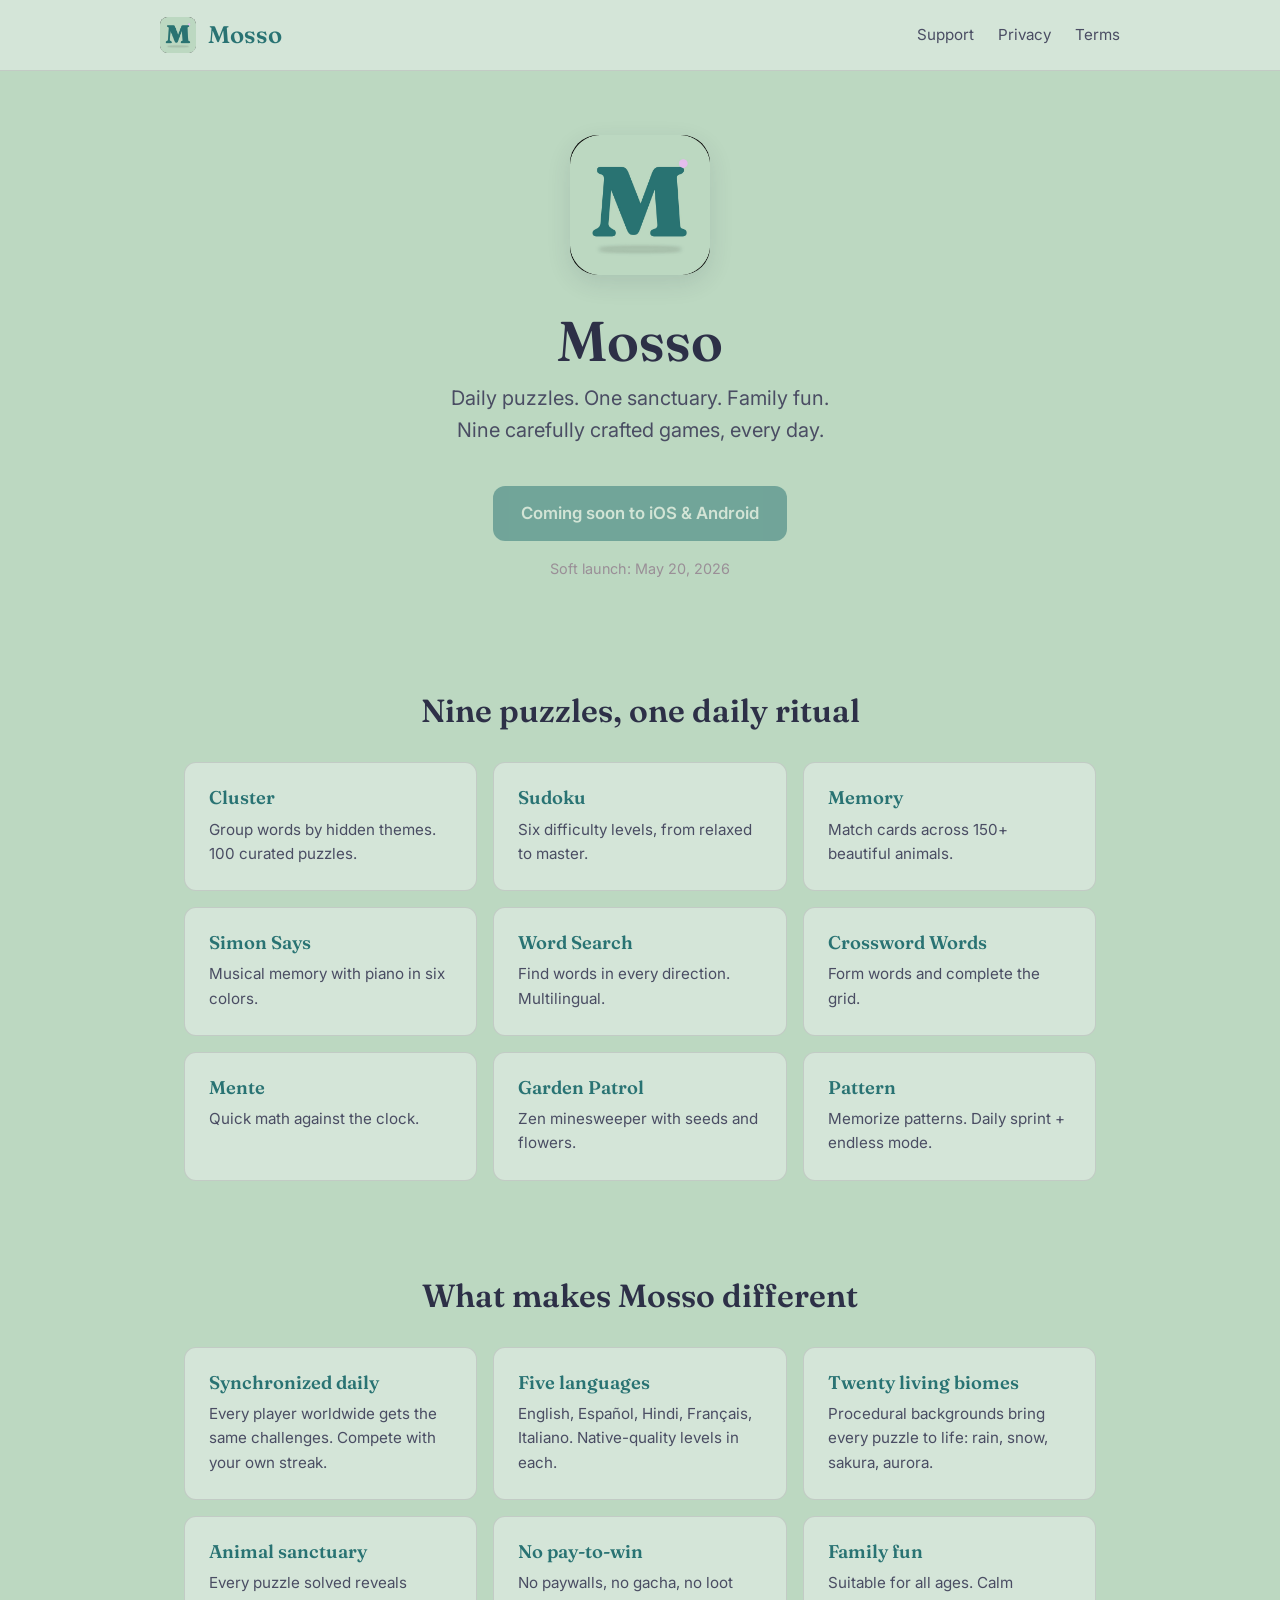
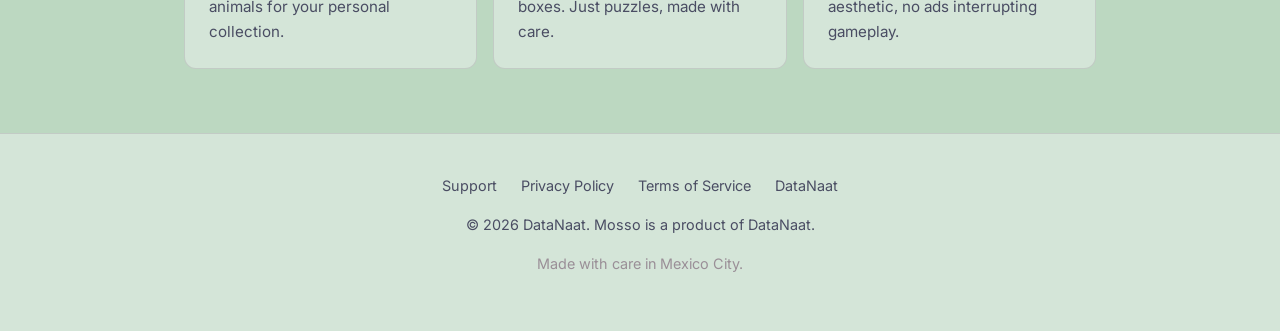
<file: index.html>
<!DOCTYPE html>
<html lang="en">
<head>
  <meta charset="UTF-8">
  <meta name="viewport" content="width=device-width, initial-scale=1.0">
  <title>Mosso — Daily Puzzles & Sanctuary</title>
  <meta name="description" content="Daily puzzles. One sanctuary. Family fun. Nine carefully crafted games, five languages, no annoying ads. Available on iOS and Android.">
  <meta name="theme-color" content="#BCD8C1">
  <link rel="icon" type="image/png" href="/assets/icon.png">
  <link rel="apple-touch-icon" href="/assets/icon.png">
  <link rel="stylesheet" href="/style.css">
  <meta property="og:title" content="Mosso — Daily Puzzles & Sanctuary">
  <meta property="og:description" content="Daily puzzles. One sanctuary. Family fun.">
  <meta property="og:image" content="/assets/icon.png">
  <meta property="og:url" content="https://mosso.day">
  <meta property="og:type" content="website">
</head>
<body>

<header>
  <nav class="nav">
    <a href="/" class="nav-brand">
      <img src="/assets/icon.png" alt="Mosso logo">
      <span>Mosso</span>
    </a>
    <div class="nav-links">
      <a href="/support.html">Support</a>
      <a href="/privacy.html">Privacy</a>
      <a href="/terms.html">Terms</a>
    </div>
  </nav>
</header>

<section class="hero">
  <img src="/assets/icon.png" alt="Mosso app icon" class="hero-icon">
  <h1 class="hero-title">Mosso</h1>
  <p class="hero-tagline">Daily puzzles. One sanctuary. Family fun.<br>Nine carefully crafted games, every day.</p>
  <a href="#download" class="hero-cta hero-cta-disabled">Coming soon to iOS & Android</a>
  <span class="hero-secondary">Soft launch: May 20, 2026</span>
</section>

<section class="features">
  <h2>Nine puzzles, one daily ritual</h2>
  <div class="features-grid">
    <div class="feature-card">
      <h3>Cluster</h3>
      <p>Group words by hidden themes. 100 curated puzzles.</p>
    </div>
    <div class="feature-card">
      <h3>Sudoku</h3>
      <p>Six difficulty levels, from relaxed to master.</p>
    </div>
    <div class="feature-card">
      <h3>Memory</h3>
      <p>Match cards across 150+ beautiful animals.</p>
    </div>
    <div class="feature-card">
      <h3>Simon Says</h3>
      <p>Musical memory with piano in six colors.</p>
    </div>
    <div class="feature-card">
      <h3>Word Search</h3>
      <p>Find words in every direction. Multilingual.</p>
    </div>
    <div class="feature-card">
      <h3>Crossword Words</h3>
      <p>Form words and complete the grid.</p>
    </div>
    <div class="feature-card">
      <h3>Mente</h3>
      <p>Quick math against the clock.</p>
    </div>
    <div class="feature-card">
      <h3>Garden Patrol</h3>
      <p>Zen minesweeper with seeds and flowers.</p>
    </div>
    <div class="feature-card">
      <h3>Pattern</h3>
      <p>Memorize patterns. Daily sprint + endless mode.</p>
    </div>
  </div>
</section>

<section class="features" style="padding-top: 0;">
  <h2>What makes Mosso different</h2>
  <div class="features-grid">
    <div class="feature-card">
      <h3>Synchronized daily</h3>
      <p>Every player worldwide gets the same challenges. Compete with your own streak.</p>
    </div>
    <div class="feature-card">
      <h3>Five languages</h3>
      <p>English, Español, Hindi, Français, Italiano. Native-quality levels in each.</p>
    </div>
    <div class="feature-card">
      <h3>Twenty living biomes</h3>
      <p>Procedural backgrounds bring every puzzle to life: rain, snow, sakura, aurora.</p>
    </div>
    <div class="feature-card">
      <h3>Animal sanctuary</h3>
      <p>Every puzzle solved reveals animals for your personal collection.</p>
    </div>
    <div class="feature-card">
      <h3>No pay-to-win</h3>
      <p>No paywalls, no gacha, no loot boxes. Just puzzles, made with care.</p>
    </div>
    <div class="feature-card">
      <h3>Family fun</h3>
      <p>Suitable for all ages. Calm aesthetic, no ads interrupting gameplay.</p>
    </div>
  </div>
</section>

<footer>
  <div class="footer-links">
    <a href="/support.html">Support</a>
    <a href="/privacy.html">Privacy Policy</a>
    <a href="/terms.html">Terms of Service</a>
    <a href="https://datanaat.com" target="_blank" rel="noopener">DataNaat</a>
  </div>
  <p>&copy; 2026 DataNaat. Mosso is a product of DataNaat.</p>
  <p class="made-with">Made with care in Mexico City.</p>
</footer>

</body>
</html>
</file>
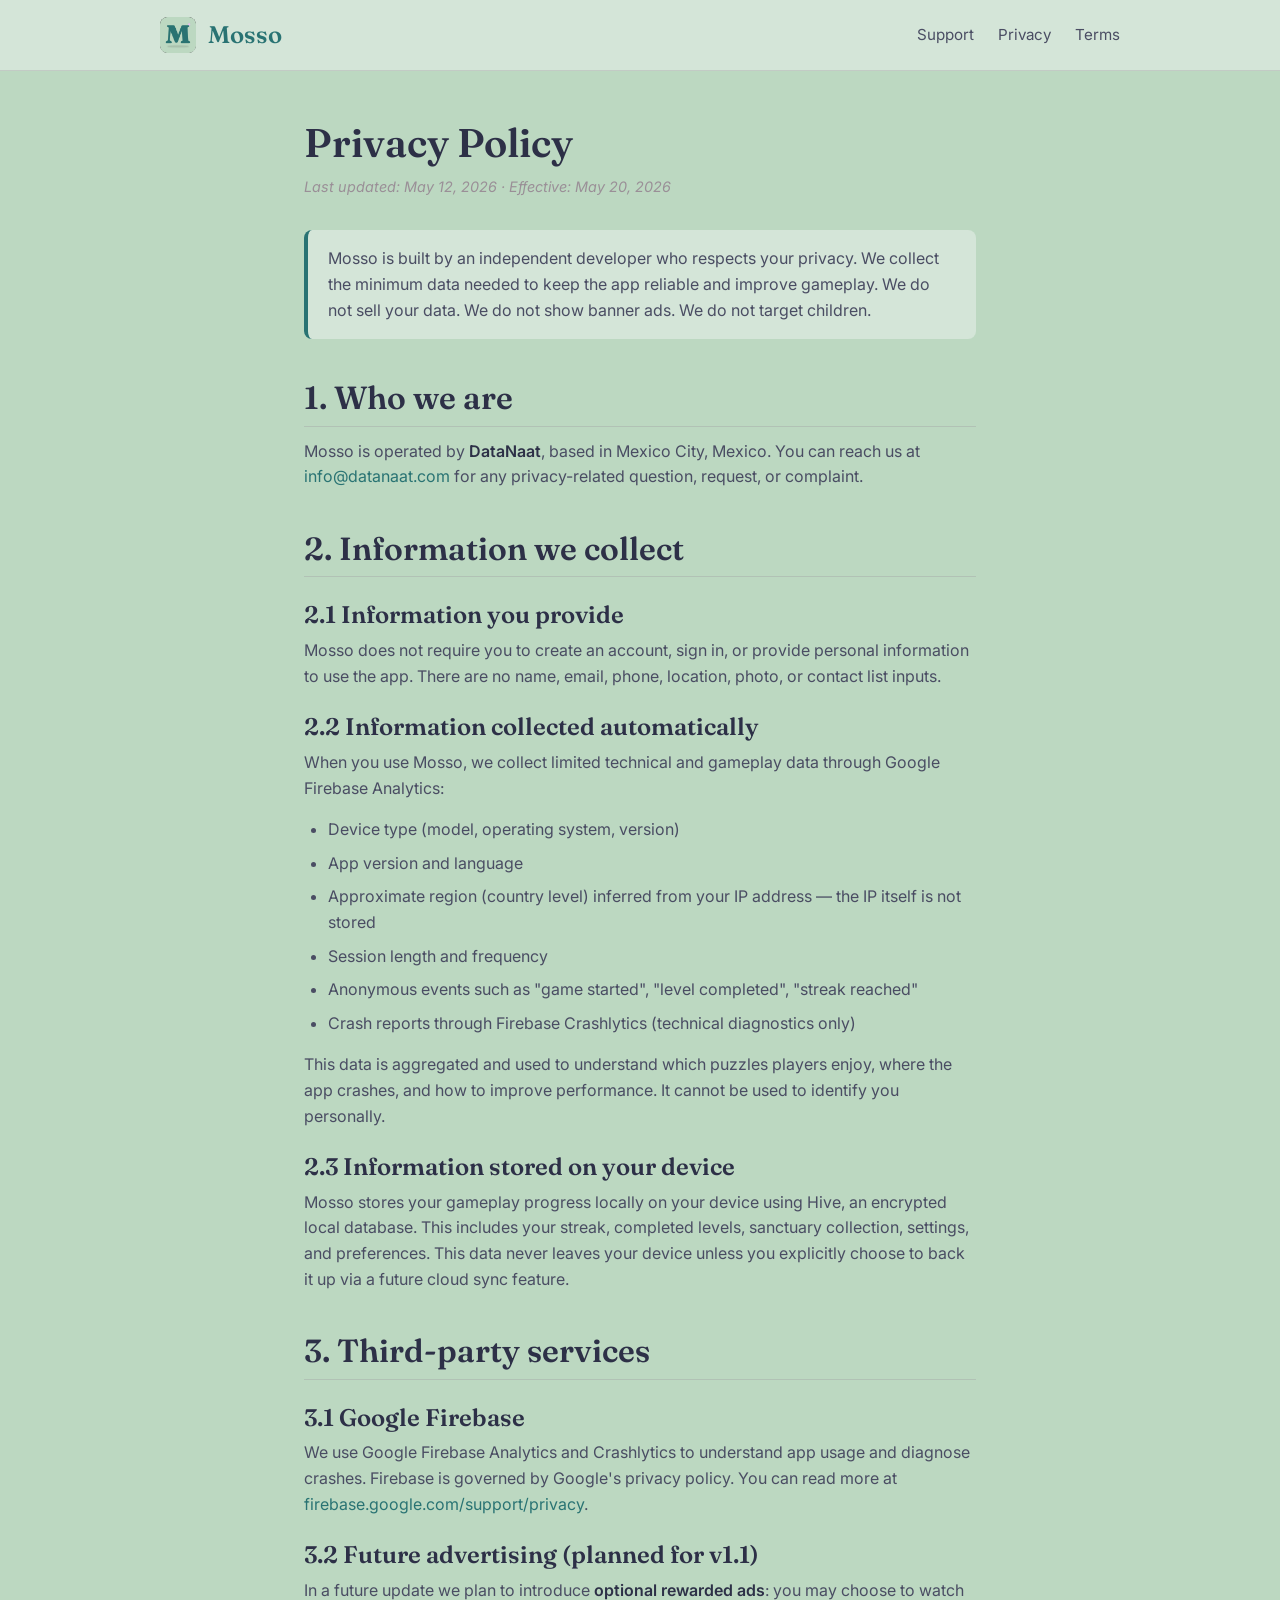
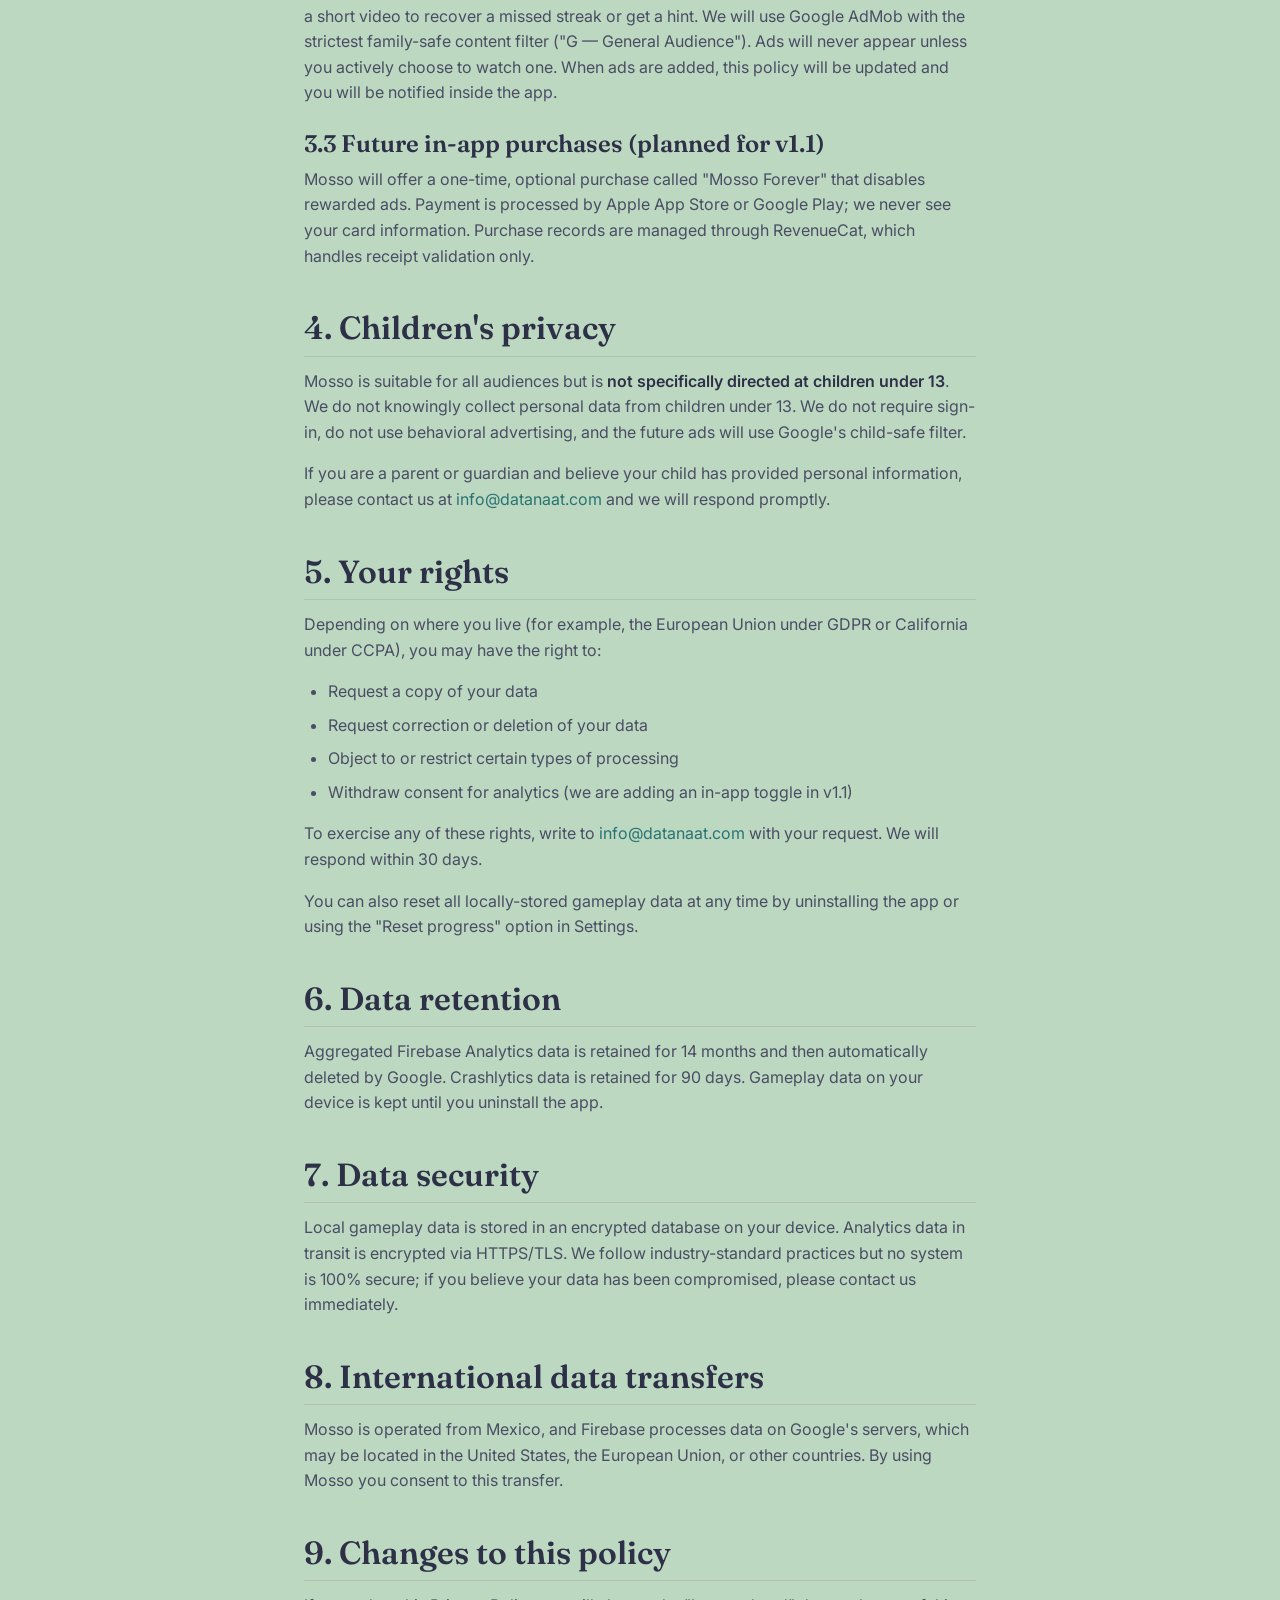
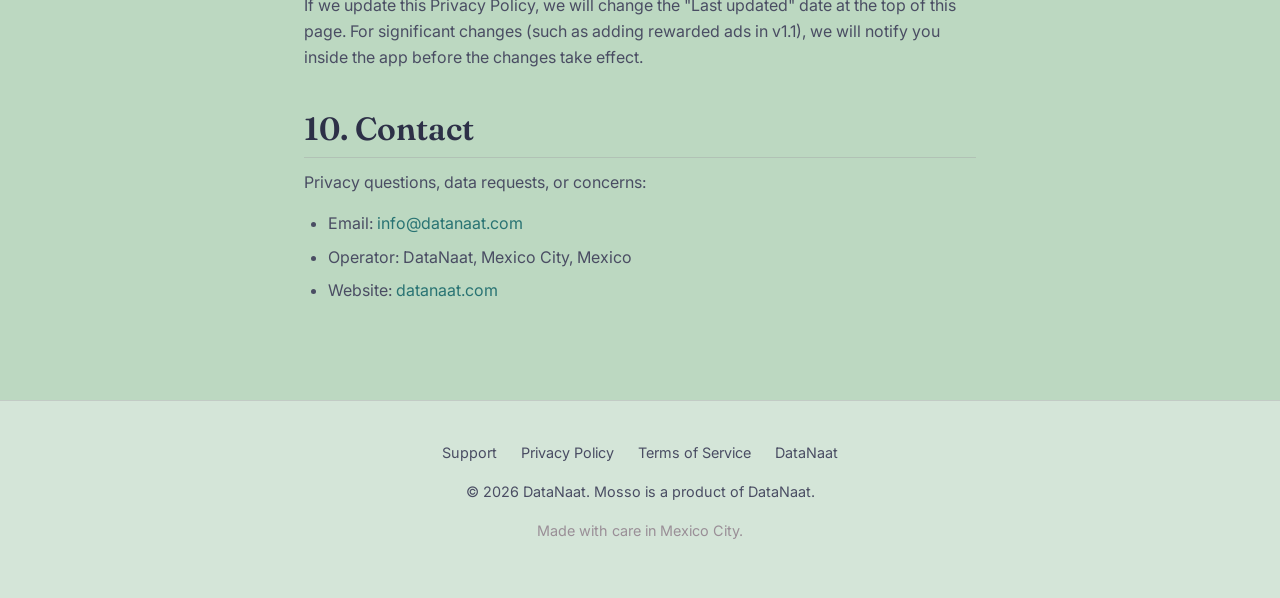
<file: privacy.html>
<!DOCTYPE html>
<html lang="en">
<head>
  <meta charset="UTF-8">
  <meta name="viewport" content="width=device-width, initial-scale=1.0">
  <title>Privacy Policy — Mosso</title>
  <meta name="description" content="Privacy Policy for the Mosso mobile app.">
  <meta name="theme-color" content="#BCD8C1">
  <link rel="icon" type="image/png" href="/assets/icon.png">
  <link rel="stylesheet" href="/style.css">
</head>
<body>

<header>
  <nav class="nav">
    <a href="/" class="nav-brand">
      <img src="/assets/icon.png" alt="Mosso logo">
      <span>Mosso</span>
    </a>
    <div class="nav-links">
      <a href="/support.html">Support</a>
      <a href="/privacy.html">Privacy</a>
      <a href="/terms.html">Terms</a>
    </div>
  </nav>
</header>

<main class="container legal">
  <h1>Privacy Policy</h1>
  <p class="updated">Last updated: May 12, 2026 · Effective: May 20, 2026</p>

  <div class="legal-callout">
    <p>Mosso is built by an independent developer who respects your privacy. We collect the minimum data needed to keep the app reliable and improve gameplay. We do not sell your data. We do not show banner ads. We do not target children.</p>
  </div>

  <h2>1. Who we are</h2>
  <p>Mosso is operated by <strong>DataNaat</strong>, based in Mexico City, Mexico. You can reach us at <a href="mailto:info@datanaat.com">info@datanaat.com</a> for any privacy-related question, request, or complaint.</p>

  <h2>2. Information we collect</h2>

  <h3>2.1 Information you provide</h3>
  <p>Mosso does not require you to create an account, sign in, or provide personal information to use the app. There are no name, email, phone, location, photo, or contact list inputs.</p>

  <h3>2.2 Information collected automatically</h3>
  <p>When you use Mosso, we collect limited technical and gameplay data through Google Firebase Analytics:</p>
  <ul>
    <li>Device type (model, operating system, version)</li>
    <li>App version and language</li>
    <li>Approximate region (country level) inferred from your IP address — the IP itself is not stored</li>
    <li>Session length and frequency</li>
    <li>Anonymous events such as "game started", "level completed", "streak reached"</li>
    <li>Crash reports through Firebase Crashlytics (technical diagnostics only)</li>
  </ul>
  <p>This data is aggregated and used to understand which puzzles players enjoy, where the app crashes, and how to improve performance. It cannot be used to identify you personally.</p>

  <h3>2.3 Information stored on your device</h3>
  <p>Mosso stores your gameplay progress locally on your device using Hive, an encrypted local database. This includes your streak, completed levels, sanctuary collection, settings, and preferences. This data never leaves your device unless you explicitly choose to back it up via a future cloud sync feature.</p>

  <h2>3. Third-party services</h2>

  <h3>3.1 Google Firebase</h3>
  <p>We use Google Firebase Analytics and Crashlytics to understand app usage and diagnose crashes. Firebase is governed by Google's privacy policy. You can read more at <a href="https://firebase.google.com/support/privacy" target="_blank" rel="noopener">firebase.google.com/support/privacy</a>.</p>

  <h3>3.2 Future advertising (planned for v1.1)</h3>
  <p>In a future update we plan to introduce <strong>optional rewarded ads</strong>: you may choose to watch a short video to recover a missed streak or get a hint. We will use Google AdMob with the strictest family-safe content filter ("G — General Audience"). Ads will never appear unless you actively choose to watch one. When ads are added, this policy will be updated and you will be notified inside the app.</p>

  <h3>3.3 Future in-app purchases (planned for v1.1)</h3>
  <p>Mosso will offer a one-time, optional purchase called "Mosso Forever" that disables rewarded ads. Payment is processed by Apple App Store or Google Play; we never see your card information. Purchase records are managed through RevenueCat, which handles receipt validation only.</p>

  <h2>4. Children's privacy</h2>
  <p>Mosso is suitable for all audiences but is <strong>not specifically directed at children under 13</strong>. We do not knowingly collect personal data from children under 13. We do not require sign-in, do not use behavioral advertising, and the future ads will use Google's child-safe filter.</p>
  <p>If you are a parent or guardian and believe your child has provided personal information, please contact us at <a href="mailto:info@datanaat.com">info@datanaat.com</a> and we will respond promptly.</p>

  <h2>5. Your rights</h2>
  <p>Depending on where you live (for example, the European Union under GDPR or California under CCPA), you may have the right to:</p>
  <ul>
    <li>Request a copy of your data</li>
    <li>Request correction or deletion of your data</li>
    <li>Object to or restrict certain types of processing</li>
    <li>Withdraw consent for analytics (we are adding an in-app toggle in v1.1)</li>
  </ul>
  <p>To exercise any of these rights, write to <a href="mailto:info@datanaat.com">info@datanaat.com</a> with your request. We will respond within 30 days.</p>
  <p>You can also reset all locally-stored gameplay data at any time by uninstalling the app or using the "Reset progress" option in Settings.</p>

  <h2>6. Data retention</h2>
  <p>Aggregated Firebase Analytics data is retained for 14 months and then automatically deleted by Google. Crashlytics data is retained for 90 days. Gameplay data on your device is kept until you uninstall the app.</p>

  <h2>7. Data security</h2>
  <p>Local gameplay data is stored in an encrypted database on your device. Analytics data in transit is encrypted via HTTPS/TLS. We follow industry-standard practices but no system is 100% secure; if you believe your data has been compromised, please contact us immediately.</p>

  <h2>8. International data transfers</h2>
  <p>Mosso is operated from Mexico, and Firebase processes data on Google's servers, which may be located in the United States, the European Union, or other countries. By using Mosso you consent to this transfer.</p>

  <h2>9. Changes to this policy</h2>
  <p>If we update this Privacy Policy, we will change the "Last updated" date at the top of this page. For significant changes (such as adding rewarded ads in v1.1), we will notify you inside the app before the changes take effect.</p>

  <h2>10. Contact</h2>
  <p>Privacy questions, data requests, or concerns:</p>
  <ul>
    <li>Email: <a href="mailto:info@datanaat.com">info@datanaat.com</a></li>
    <li>Operator: DataNaat, Mexico City, Mexico</li>
    <li>Website: <a href="https://datanaat.com" target="_blank" rel="noopener">datanaat.com</a></li>
  </ul>
</main>

<footer>
  <div class="footer-links">
    <a href="/support.html">Support</a>
    <a href="/privacy.html">Privacy Policy</a>
    <a href="/terms.html">Terms of Service</a>
    <a href="https://datanaat.com" target="_blank" rel="noopener">DataNaat</a>
  </div>
  <p>&copy; 2026 DataNaat. Mosso is a product of DataNaat.</p>
  <p class="made-with">Made with care in Mexico City.</p>
</footer>

</body>
</html>
</file>
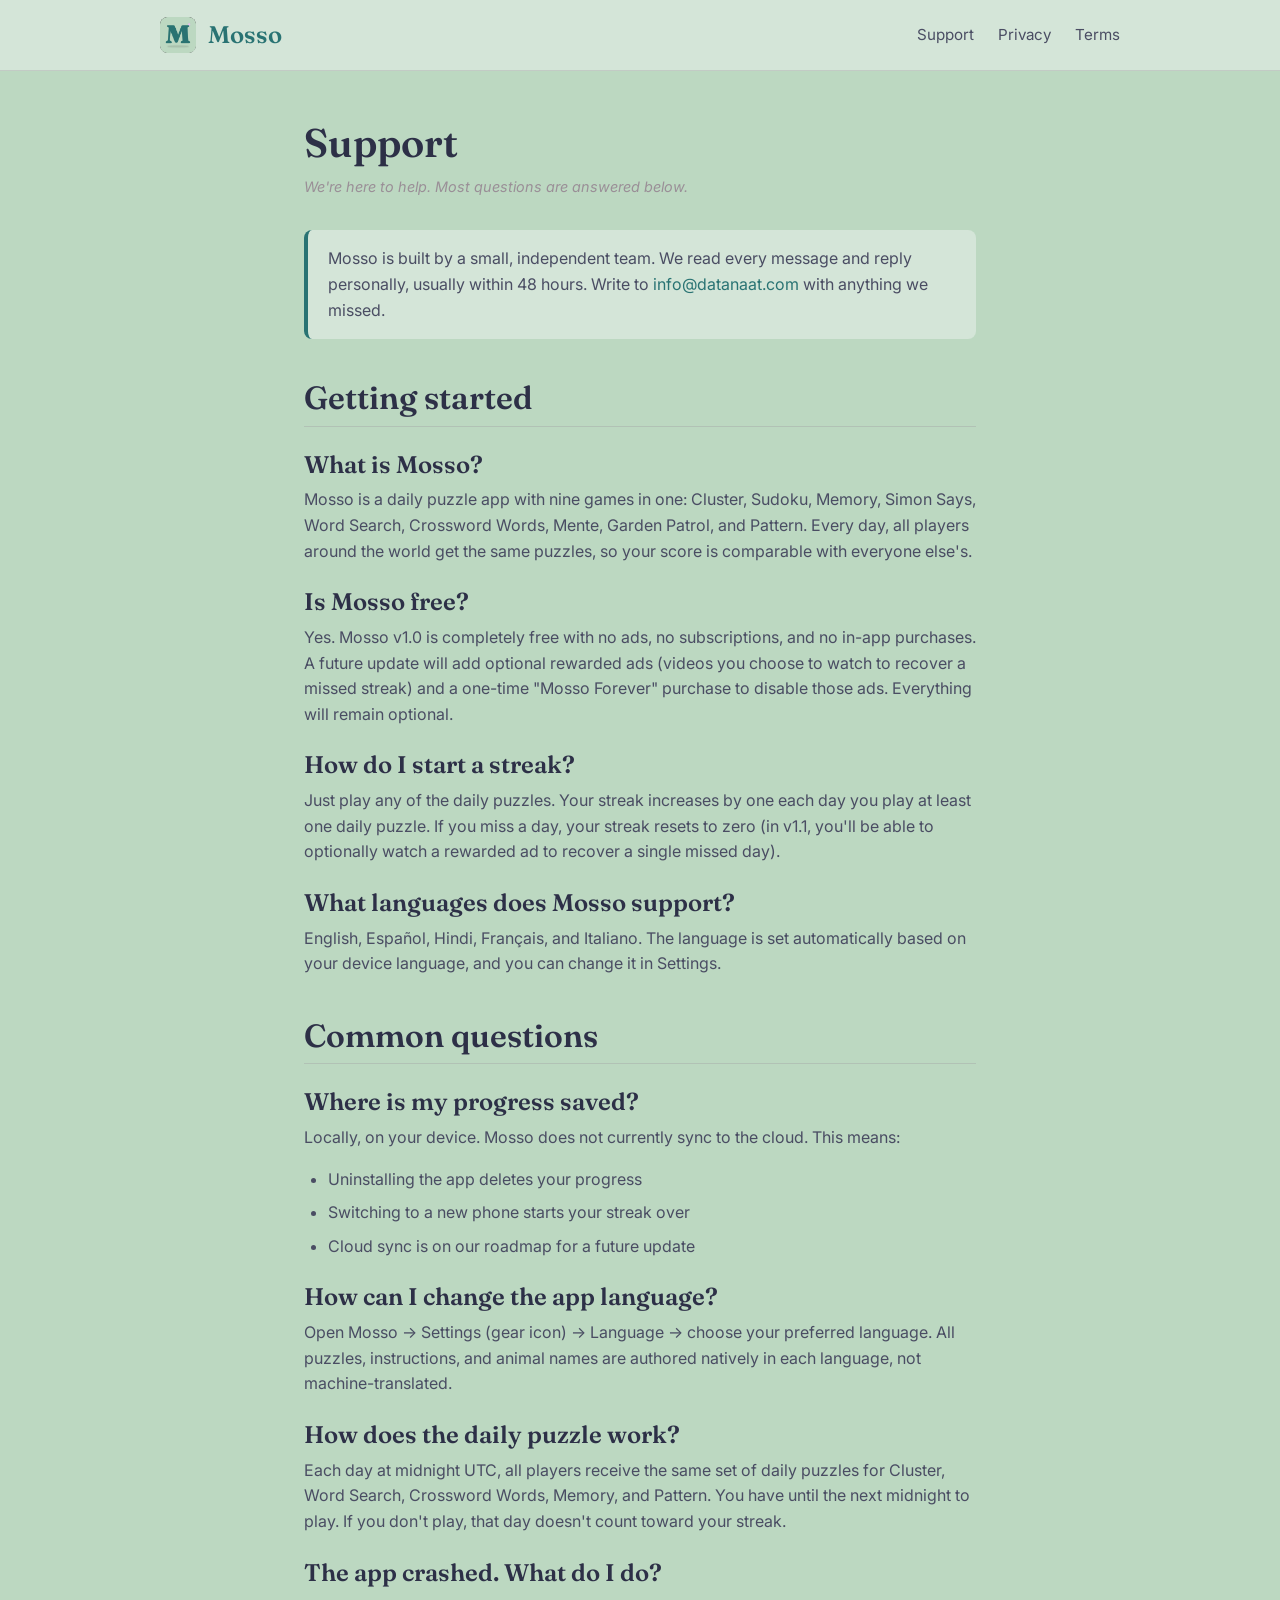
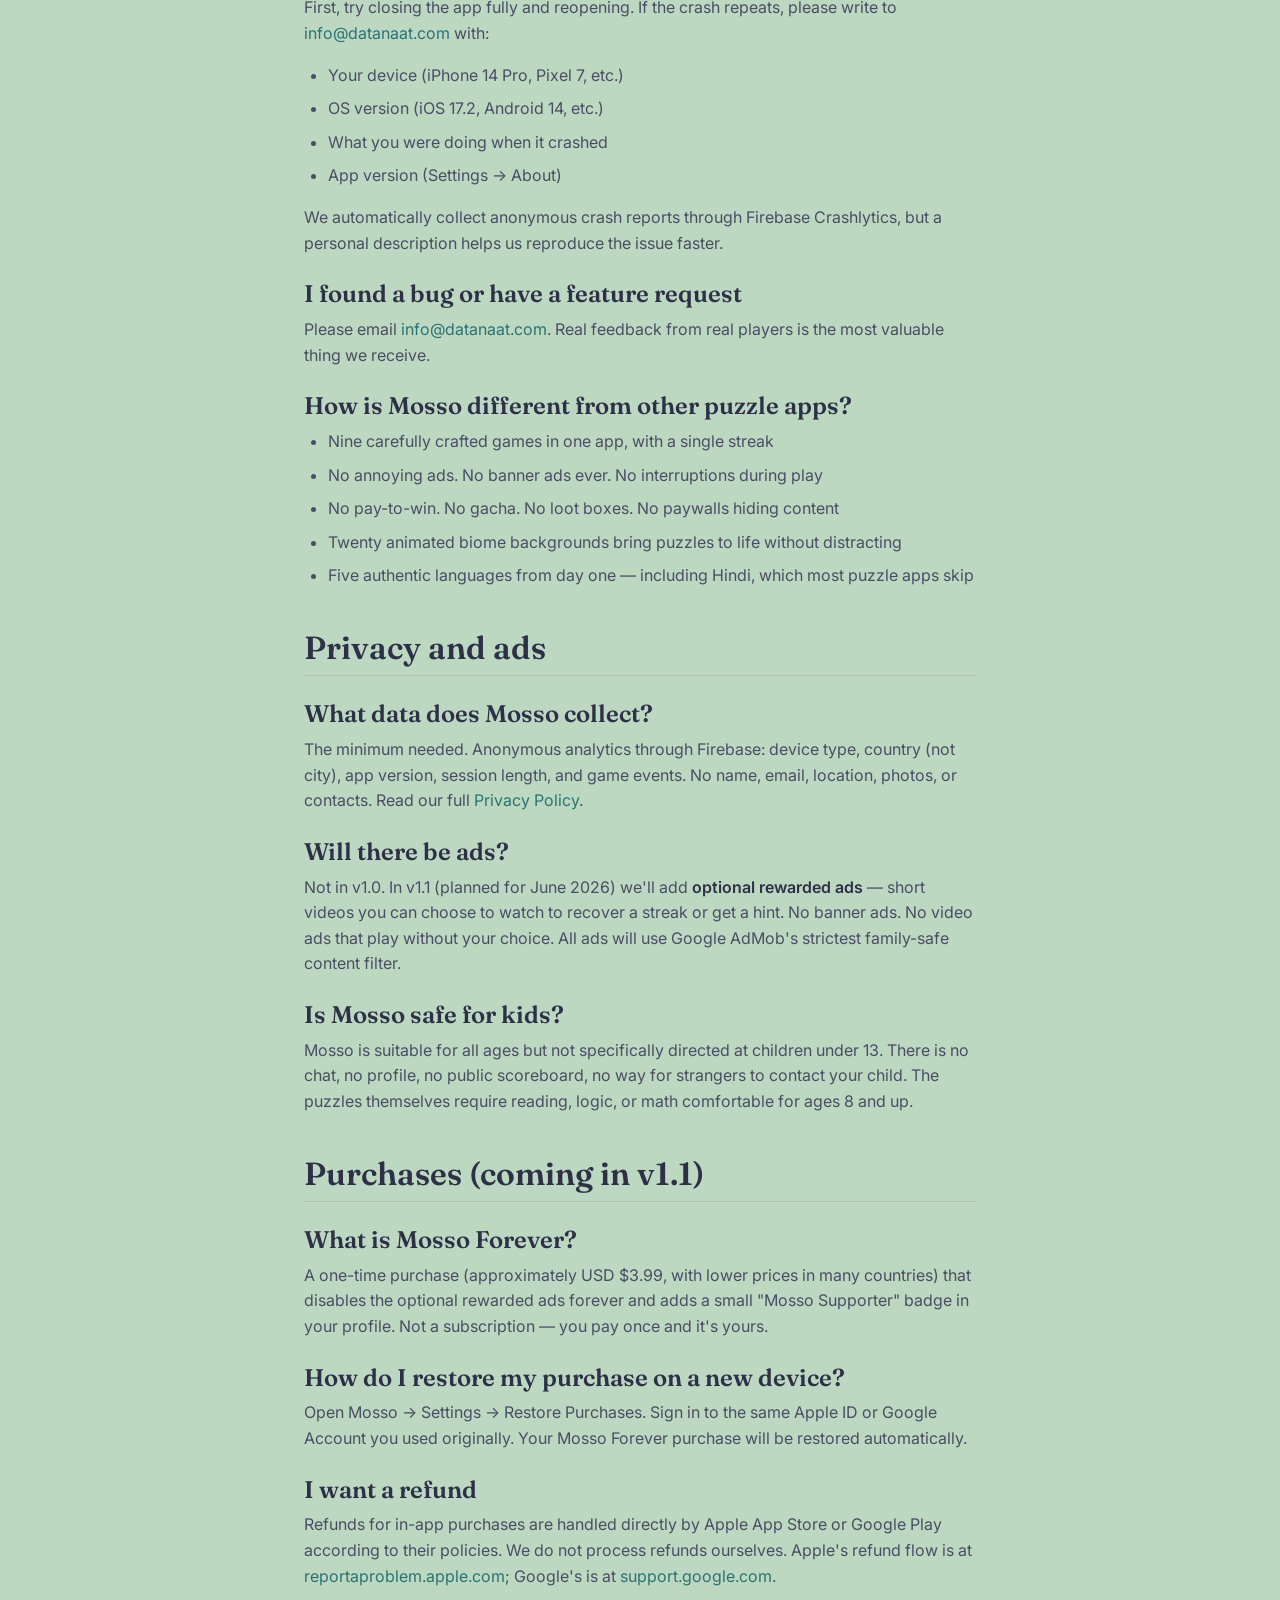
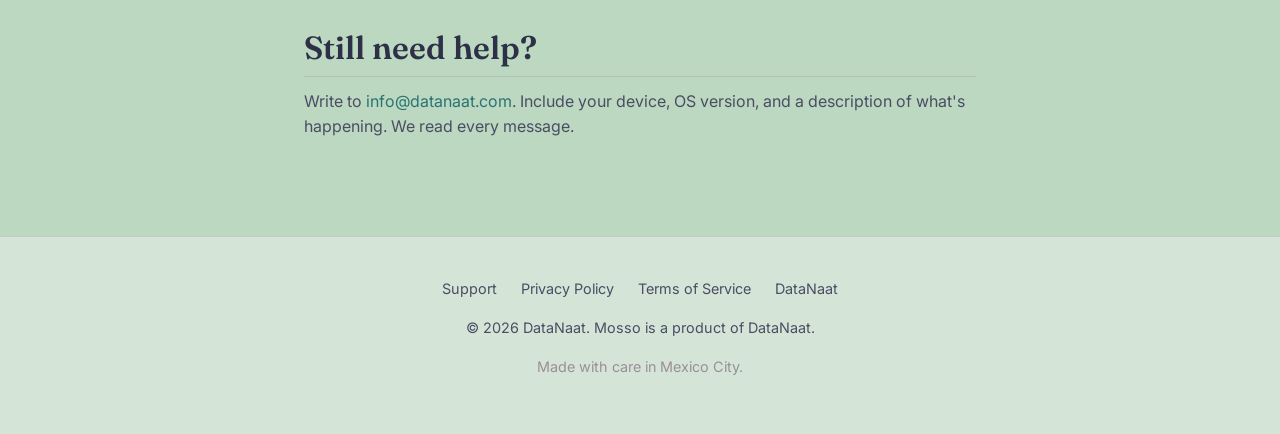
<file: support.html>
<!DOCTYPE html>
<html lang="en">
<head>
  <meta charset="UTF-8">
  <meta name="viewport" content="width=device-width, initial-scale=1.0">
  <title>Support — Mosso</title>
  <meta name="description" content="Help and support for the Mosso mobile app.">
  <meta name="theme-color" content="#BCD8C1">
  <link rel="icon" type="image/png" href="/assets/icon.png">
  <link rel="stylesheet" href="/style.css">
</head>
<body>

<header>
  <nav class="nav">
    <a href="/" class="nav-brand">
      <img src="/assets/icon.png" alt="Mosso logo">
      <span>Mosso</span>
    </a>
    <div class="nav-links">
      <a href="/support.html">Support</a>
      <a href="/privacy.html">Privacy</a>
      <a href="/terms.html">Terms</a>
    </div>
  </nav>
</header>

<main class="container legal">
  <h1>Support</h1>
  <p class="updated">We're here to help. Most questions are answered below.</p>

  <div class="legal-callout">
    <p>Mosso is built by a small, independent team. We read every message and reply personally, usually within 48 hours. Write to <a href="mailto:info@datanaat.com">info@datanaat.com</a> with anything we missed.</p>
  </div>

  <h2>Getting started</h2>

  <h3>What is Mosso?</h3>
  <p>Mosso is a daily puzzle app with nine games in one: Cluster, Sudoku, Memory, Simon Says, Word Search, Crossword Words, Mente, Garden Patrol, and Pattern. Every day, all players around the world get the same puzzles, so your score is comparable with everyone else's.</p>

  <h3>Is Mosso free?</h3>
  <p>Yes. Mosso v1.0 is completely free with no ads, no subscriptions, and no in-app purchases. A future update will add optional rewarded ads (videos you choose to watch to recover a missed streak) and a one-time "Mosso Forever" purchase to disable those ads. Everything will remain optional.</p>

  <h3>How do I start a streak?</h3>
  <p>Just play any of the daily puzzles. Your streak increases by one each day you play at least one daily puzzle. If you miss a day, your streak resets to zero (in v1.1, you'll be able to optionally watch a rewarded ad to recover a single missed day).</p>

  <h3>What languages does Mosso support?</h3>
  <p>English, Español, Hindi, Français, and Italiano. The language is set automatically based on your device language, and you can change it in Settings.</p>

  <h2>Common questions</h2>

  <h3>Where is my progress saved?</h3>
  <p>Locally, on your device. Mosso does not currently sync to the cloud. This means:</p>
  <ul>
    <li>Uninstalling the app deletes your progress</li>
    <li>Switching to a new phone starts your streak over</li>
    <li>Cloud sync is on our roadmap for a future update</li>
  </ul>

  <h3>How can I change the app language?</h3>
  <p>Open Mosso → Settings (gear icon) → Language → choose your preferred language. All puzzles, instructions, and animal names are authored natively in each language, not machine-translated.</p>

  <h3>How does the daily puzzle work?</h3>
  <p>Each day at midnight UTC, all players receive the same set of daily puzzles for Cluster, Word Search, Crossword Words, Memory, and Pattern. You have until the next midnight to play. If you don't play, that day doesn't count toward your streak.</p>

  <h3>The app crashed. What do I do?</h3>
  <p>First, try closing the app fully and reopening. If the crash repeats, please write to <a href="mailto:info@datanaat.com">info@datanaat.com</a> with:</p>
  <ul>
    <li>Your device (iPhone 14 Pro, Pixel 7, etc.)</li>
    <li>OS version (iOS 17.2, Android 14, etc.)</li>
    <li>What you were doing when it crashed</li>
    <li>App version (Settings → About)</li>
  </ul>
  <p>We automatically collect anonymous crash reports through Firebase Crashlytics, but a personal description helps us reproduce the issue faster.</p>

  <h3>I found a bug or have a feature request</h3>
  <p>Please email <a href="mailto:info@datanaat.com">info@datanaat.com</a>. Real feedback from real players is the most valuable thing we receive.</p>

  <h3>How is Mosso different from other puzzle apps?</h3>
  <ul>
    <li>Nine carefully crafted games in one app, with a single streak</li>
    <li>No annoying ads. No banner ads ever. No interruptions during play</li>
    <li>No pay-to-win. No gacha. No loot boxes. No paywalls hiding content</li>
    <li>Twenty animated biome backgrounds bring puzzles to life without distracting</li>
    <li>Five authentic languages from day one — including Hindi, which most puzzle apps skip</li>
  </ul>

  <h2>Privacy and ads</h2>

  <h3>What data does Mosso collect?</h3>
  <p>The minimum needed. Anonymous analytics through Firebase: device type, country (not city), app version, session length, and game events. No name, email, location, photos, or contacts. Read our full <a href="/privacy.html">Privacy Policy</a>.</p>

  <h3>Will there be ads?</h3>
  <p>Not in v1.0. In v1.1 (planned for June 2026) we'll add <strong>optional rewarded ads</strong> — short videos you can choose to watch to recover a streak or get a hint. No banner ads. No video ads that play without your choice. All ads will use Google AdMob's strictest family-safe content filter.</p>

  <h3>Is Mosso safe for kids?</h3>
  <p>Mosso is suitable for all ages but not specifically directed at children under 13. There is no chat, no profile, no public scoreboard, no way for strangers to contact your child. The puzzles themselves require reading, logic, or math comfortable for ages 8 and up.</p>

  <h2>Purchases (coming in v1.1)</h2>

  <h3>What is Mosso Forever?</h3>
  <p>A one-time purchase (approximately USD $3.99, with lower prices in many countries) that disables the optional rewarded ads forever and adds a small "Mosso Supporter" badge in your profile. Not a subscription — you pay once and it's yours.</p>

  <h3>How do I restore my purchase on a new device?</h3>
  <p>Open Mosso → Settings → Restore Purchases. Sign in to the same Apple ID or Google Account you used originally. Your Mosso Forever purchase will be restored automatically.</p>

  <h3>I want a refund</h3>
  <p>Refunds for in-app purchases are handled directly by Apple App Store or Google Play according to their policies. We do not process refunds ourselves. Apple's refund flow is at <a href="https://reportaproblem.apple.com" target="_blank" rel="noopener">reportaproblem.apple.com</a>; Google's is at <a href="https://support.google.com/googleplay/answer/2479637" target="_blank" rel="noopener">support.google.com</a>.</p>

  <h2>Still need help?</h2>
  <p>Write to <a href="mailto:info@datanaat.com">info@datanaat.com</a>. Include your device, OS version, and a description of what's happening. We read every message.</p>

</main>

<footer>
  <div class="footer-links">
    <a href="/support.html">Support</a>
    <a href="/privacy.html">Privacy Policy</a>
    <a href="/terms.html">Terms of Service</a>
    <a href="https://datanaat.com" target="_blank" rel="noopener">DataNaat</a>
  </div>
  <p>&copy; 2026 DataNaat. Mosso is a product of DataNaat.</p>
  <p class="made-with">Made with care in Mexico City.</p>
</footer>

</body>
</html>
</file>
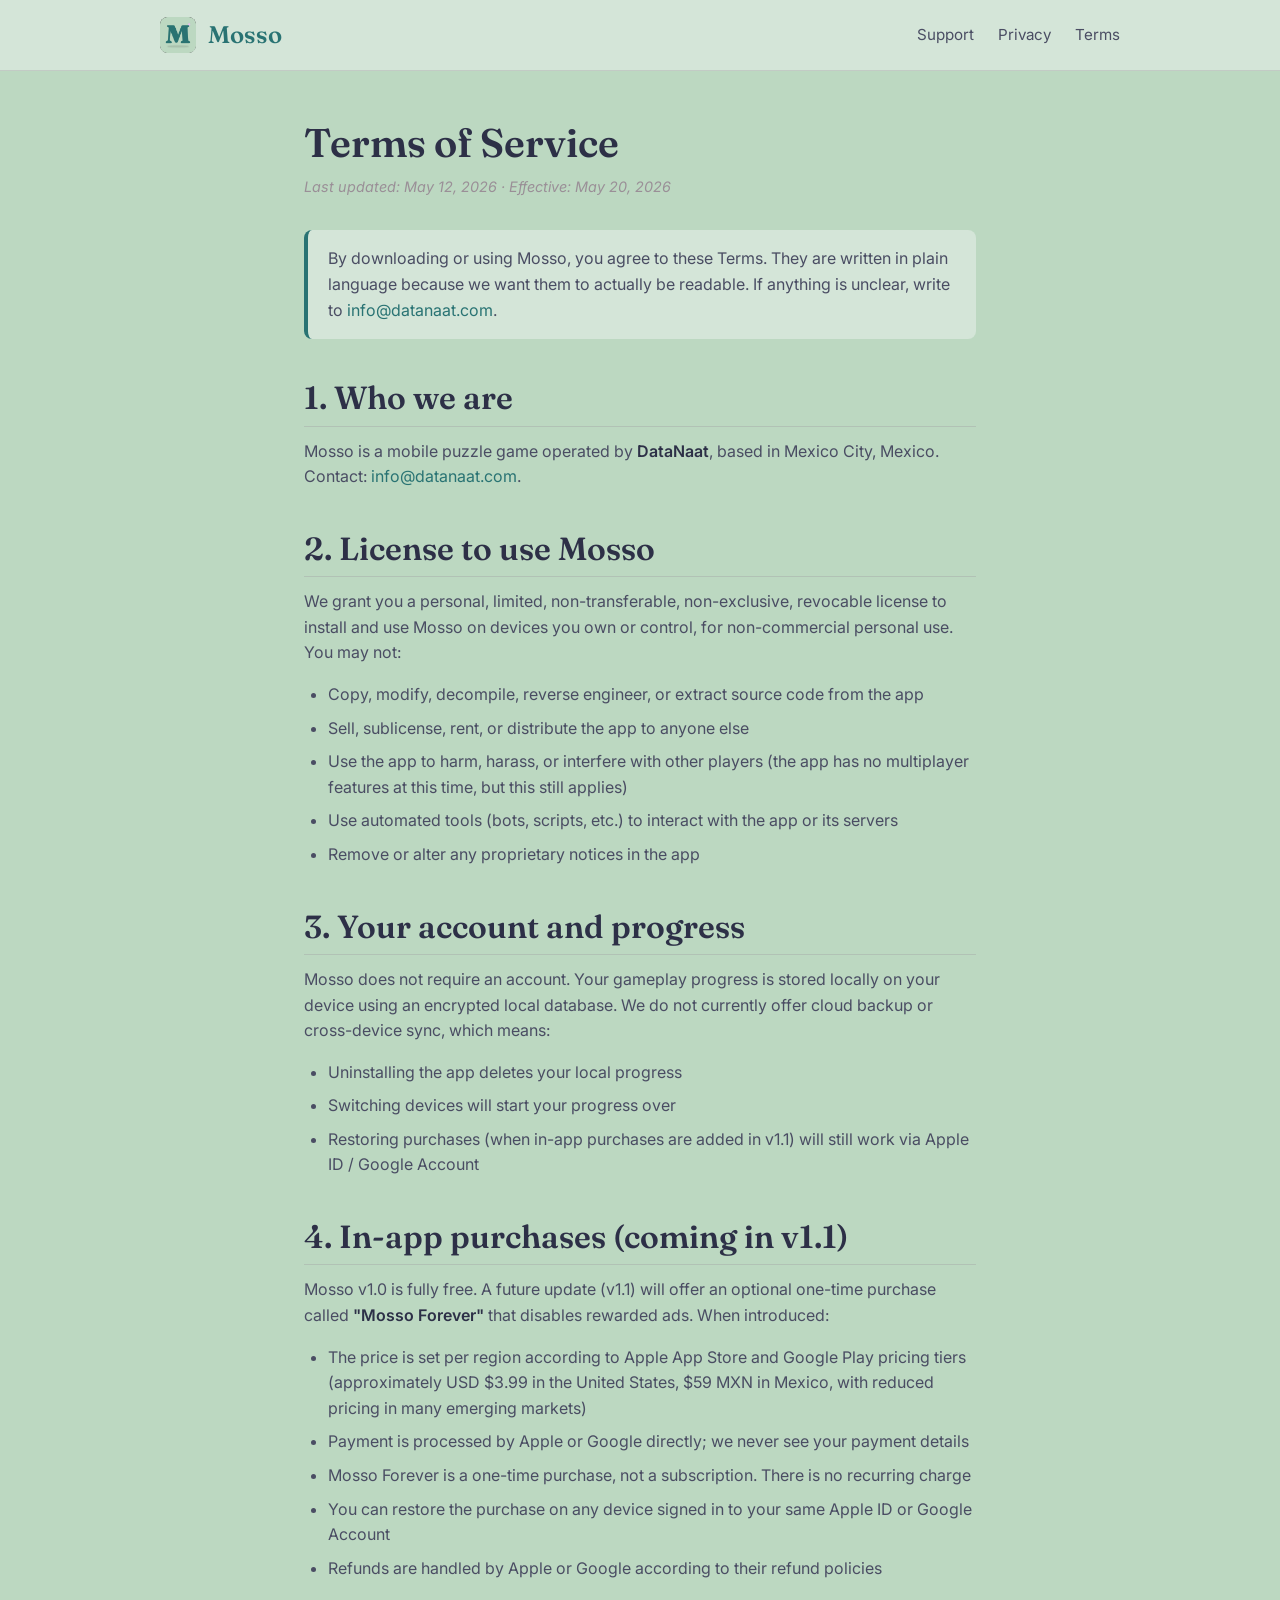
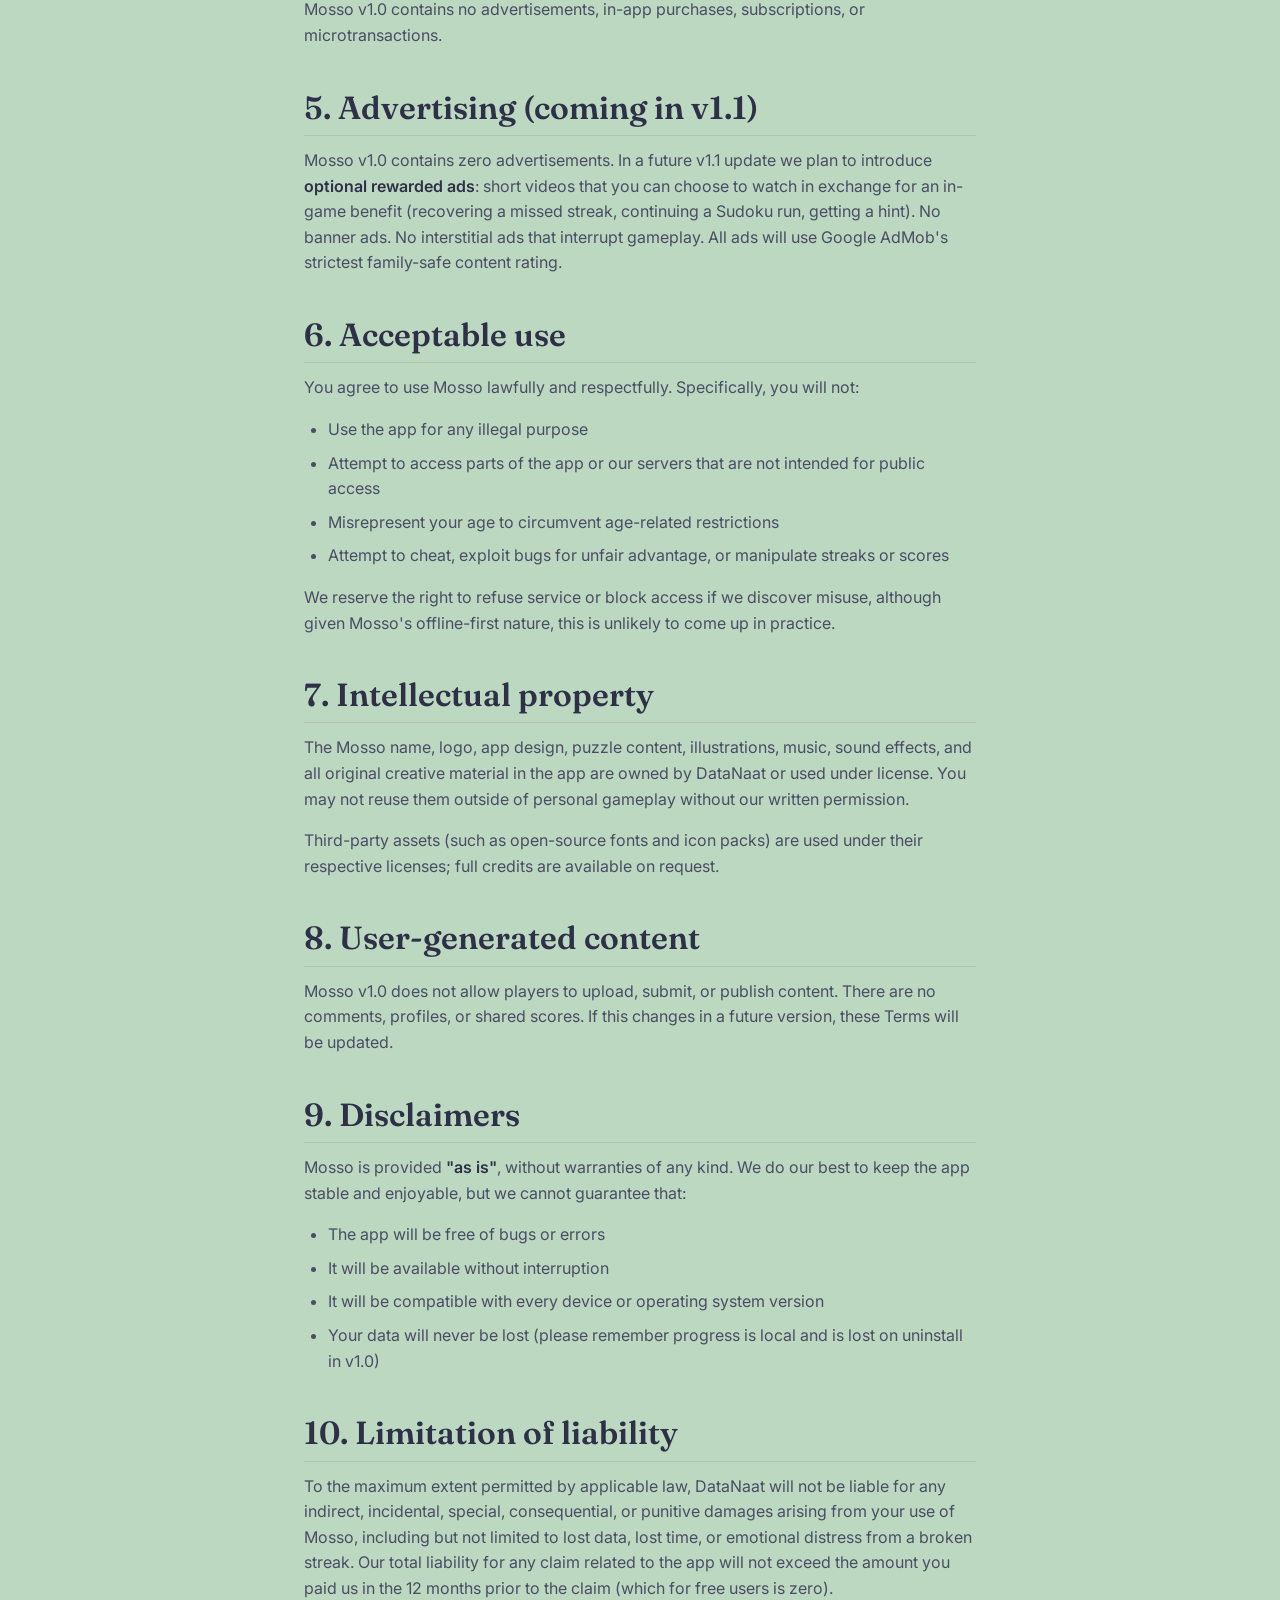
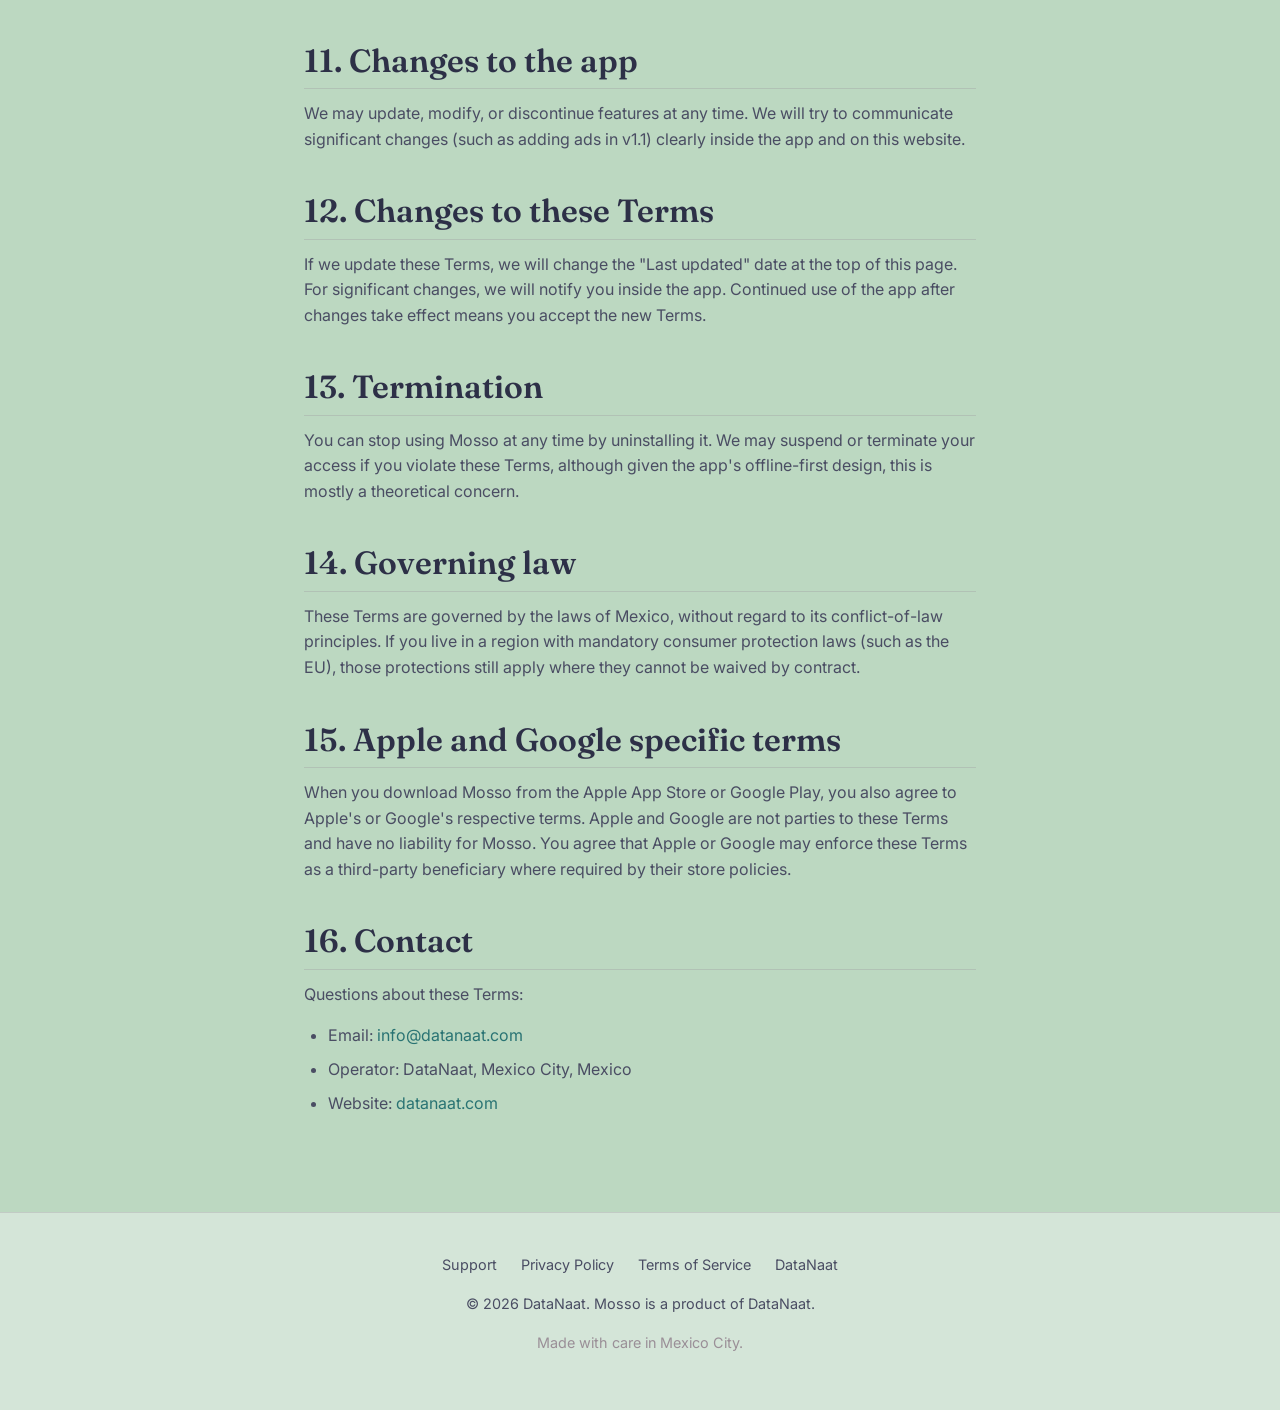
<file: terms.html>
<!DOCTYPE html>
<html lang="en">
<head>
  <meta charset="UTF-8">
  <meta name="viewport" content="width=device-width, initial-scale=1.0">
  <title>Terms of Service — Mosso</title>
  <meta name="description" content="Terms of Service for the Mosso mobile app.">
  <meta name="theme-color" content="#BCD8C1">
  <link rel="icon" type="image/png" href="/assets/icon.png">
  <link rel="stylesheet" href="/style.css">
</head>
<body>

<header>
  <nav class="nav">
    <a href="/" class="nav-brand">
      <img src="/assets/icon.png" alt="Mosso logo">
      <span>Mosso</span>
    </a>
    <div class="nav-links">
      <a href="/support.html">Support</a>
      <a href="/privacy.html">Privacy</a>
      <a href="/terms.html">Terms</a>
    </div>
  </nav>
</header>

<main class="container legal">
  <h1>Terms of Service</h1>
  <p class="updated">Last updated: May 12, 2026 · Effective: May 20, 2026</p>

  <div class="legal-callout">
    <p>By downloading or using Mosso, you agree to these Terms. They are written in plain language because we want them to actually be readable. If anything is unclear, write to <a href="mailto:info@datanaat.com">info@datanaat.com</a>.</p>
  </div>

  <h2>1. Who we are</h2>
  <p>Mosso is a mobile puzzle game operated by <strong>DataNaat</strong>, based in Mexico City, Mexico. Contact: <a href="mailto:info@datanaat.com">info@datanaat.com</a>.</p>

  <h2>2. License to use Mosso</h2>
  <p>We grant you a personal, limited, non-transferable, non-exclusive, revocable license to install and use Mosso on devices you own or control, for non-commercial personal use. You may not:</p>
  <ul>
    <li>Copy, modify, decompile, reverse engineer, or extract source code from the app</li>
    <li>Sell, sublicense, rent, or distribute the app to anyone else</li>
    <li>Use the app to harm, harass, or interfere with other players (the app has no multiplayer features at this time, but this still applies)</li>
    <li>Use automated tools (bots, scripts, etc.) to interact with the app or its servers</li>
    <li>Remove or alter any proprietary notices in the app</li>
  </ul>

  <h2>3. Your account and progress</h2>
  <p>Mosso does not require an account. Your gameplay progress is stored locally on your device using an encrypted local database. We do not currently offer cloud backup or cross-device sync, which means:</p>
  <ul>
    <li>Uninstalling the app deletes your local progress</li>
    <li>Switching devices will start your progress over</li>
    <li>Restoring purchases (when in-app purchases are added in v1.1) will still work via Apple ID / Google Account</li>
  </ul>

  <h2>4. In-app purchases (coming in v1.1)</h2>
  <p>Mosso v1.0 is fully free. A future update (v1.1) will offer an optional one-time purchase called <strong>"Mosso Forever"</strong> that disables rewarded ads. When introduced:</p>
  <ul>
    <li>The price is set per region according to Apple App Store and Google Play pricing tiers (approximately USD $3.99 in the United States, $59 MXN in Mexico, with reduced pricing in many emerging markets)</li>
    <li>Payment is processed by Apple or Google directly; we never see your payment details</li>
    <li>Mosso Forever is a one-time purchase, not a subscription. There is no recurring charge</li>
    <li>You can restore the purchase on any device signed in to your same Apple ID or Google Account</li>
    <li>Refunds are handled by Apple or Google according to their refund policies</li>
  </ul>
  <p>Mosso v1.0 contains no advertisements, in-app purchases, subscriptions, or microtransactions.</p>

  <h2>5. Advertising (coming in v1.1)</h2>
  <p>Mosso v1.0 contains zero advertisements. In a future v1.1 update we plan to introduce <strong>optional rewarded ads</strong>: short videos that you can choose to watch in exchange for an in-game benefit (recovering a missed streak, continuing a Sudoku run, getting a hint). No banner ads. No interstitial ads that interrupt gameplay. All ads will use Google AdMob's strictest family-safe content rating.</p>

  <h2>6. Acceptable use</h2>
  <p>You agree to use Mosso lawfully and respectfully. Specifically, you will not:</p>
  <ul>
    <li>Use the app for any illegal purpose</li>
    <li>Attempt to access parts of the app or our servers that are not intended for public access</li>
    <li>Misrepresent your age to circumvent age-related restrictions</li>
    <li>Attempt to cheat, exploit bugs for unfair advantage, or manipulate streaks or scores</li>
  </ul>
  <p>We reserve the right to refuse service or block access if we discover misuse, although given Mosso's offline-first nature, this is unlikely to come up in practice.</p>

  <h2>7. Intellectual property</h2>
  <p>The Mosso name, logo, app design, puzzle content, illustrations, music, sound effects, and all original creative material in the app are owned by DataNaat or used under license. You may not reuse them outside of personal gameplay without our written permission.</p>
  <p>Third-party assets (such as open-source fonts and icon packs) are used under their respective licenses; full credits are available on request.</p>

  <h2>8. User-generated content</h2>
  <p>Mosso v1.0 does not allow players to upload, submit, or publish content. There are no comments, profiles, or shared scores. If this changes in a future version, these Terms will be updated.</p>

  <h2>9. Disclaimers</h2>
  <p>Mosso is provided <strong>"as is"</strong>, without warranties of any kind. We do our best to keep the app stable and enjoyable, but we cannot guarantee that:</p>
  <ul>
    <li>The app will be free of bugs or errors</li>
    <li>It will be available without interruption</li>
    <li>It will be compatible with every device or operating system version</li>
    <li>Your data will never be lost (please remember progress is local and is lost on uninstall in v1.0)</li>
  </ul>

  <h2>10. Limitation of liability</h2>
  <p>To the maximum extent permitted by applicable law, DataNaat will not be liable for any indirect, incidental, special, consequential, or punitive damages arising from your use of Mosso, including but not limited to lost data, lost time, or emotional distress from a broken streak. Our total liability for any claim related to the app will not exceed the amount you paid us in the 12 months prior to the claim (which for free users is zero).</p>

  <h2>11. Changes to the app</h2>
  <p>We may update, modify, or discontinue features at any time. We will try to communicate significant changes (such as adding ads in v1.1) clearly inside the app and on this website.</p>

  <h2>12. Changes to these Terms</h2>
  <p>If we update these Terms, we will change the "Last updated" date at the top of this page. For significant changes, we will notify you inside the app. Continued use of the app after changes take effect means you accept the new Terms.</p>

  <h2>13. Termination</h2>
  <p>You can stop using Mosso at any time by uninstalling it. We may suspend or terminate your access if you violate these Terms, although given the app's offline-first design, this is mostly a theoretical concern.</p>

  <h2>14. Governing law</h2>
  <p>These Terms are governed by the laws of Mexico, without regard to its conflict-of-law principles. If you live in a region with mandatory consumer protection laws (such as the EU), those protections still apply where they cannot be waived by contract.</p>

  <h2>15. Apple and Google specific terms</h2>
  <p>When you download Mosso from the Apple App Store or Google Play, you also agree to Apple's or Google's respective terms. Apple and Google are not parties to these Terms and have no liability for Mosso. You agree that Apple or Google may enforce these Terms as a third-party beneficiary where required by their store policies.</p>

  <h2>16. Contact</h2>
  <p>Questions about these Terms:</p>
  <ul>
    <li>Email: <a href="mailto:info@datanaat.com">info@datanaat.com</a></li>
    <li>Operator: DataNaat, Mexico City, Mexico</li>
    <li>Website: <a href="https://datanaat.com" target="_blank" rel="noopener">datanaat.com</a></li>
  </ul>
</main>

<footer>
  <div class="footer-links">
    <a href="/support.html">Support</a>
    <a href="/privacy.html">Privacy Policy</a>
    <a href="/terms.html">Terms of Service</a>
    <a href="https://datanaat.com" target="_blank" rel="noopener">DataNaat</a>
  </div>
  <p>&copy; 2026 DataNaat. Mosso is a product of DataNaat.</p>
  <p class="made-with">Made with care in Mexico City.</p>
</footer>

</body>
</html>
</file>
<file: style.css>
/* Mosso website — paper-zen design system */

@import url('https://fonts.googleapis.com/css2?family=Fraunces:opsz,wght@9..144,400;9..144,500;9..144,600;9..144,700&family=Inter:wght@400;500;600&display=swap');

:root {
  /* Light mode (default) */
  --bg-primary: #BCD8C1;        /* Celadon */
  --bg-surface: #D4E5D8;        /* Celadon Light */
  --bg-elevated: #E8F0EA;       /* Celadon Pale */
  --text-primary: #2D3047;      /* Space Indigo */
  --text-secondary: #4A4D63;    /* Indigo Soft */
  --text-muted: #9A8F97;        /* Rosy Granite */
  --border-subtle: rgba(154, 143, 151, 0.30);
  --action: #297373;            /* Pine Blue */
  --success: #6B9B6B;           /* Forest Green */
  --warm: #D4A04F;              /* Mossy Gold */
  --magic: #E5BEED;             /* Pink Orchid */
}

@media (prefers-color-scheme: dark) {
  :root {
    --bg-primary: #2D3047;
    --bg-surface: #3A3D55;
    --bg-elevated: #474A63;
    --text-primary: #E8F0EA;
    --text-secondary: #BCD8C1;
    --text-muted: #9A8F97;
    --border-subtle: rgba(154, 143, 151, 0.30);
  }
}

* {
  box-sizing: border-box;
  margin: 0;
  padding: 0;
}

html {
  scroll-behavior: smooth;
}

body {
  font-family: 'Inter', -apple-system, BlinkMacSystemFont, sans-serif;
  background-color: var(--bg-primary);
  color: var(--text-primary);
  line-height: 1.6;
  font-size: 16px;
  min-height: 100vh;
}

/* Typography */
h1, h2, h3, h4 {
  font-family: 'Fraunces', serif;
  font-weight: 600;
  color: var(--text-primary);
  line-height: 1.2;
}

h1 { font-size: 3rem; margin-bottom: 1rem; }
h2 { font-size: 2rem; margin-bottom: 0.75rem; margin-top: 2rem; }
h3 { font-size: 1.5rem; margin-bottom: 0.5rem; margin-top: 1.5rem; }
h4 { font-size: 1.25rem; margin-bottom: 0.5rem; margin-top: 1rem; }

p {
  margin-bottom: 1rem;
  color: var(--text-secondary);
}

a {
  color: var(--action);
  text-decoration: none;
  border-bottom: 1px solid transparent;
  transition: border-color 0.2s ease;
}

a:hover {
  border-bottom-color: var(--action);
}

ul, ol {
  margin-bottom: 1rem;
  padding-left: 1.5rem;
  color: var(--text-secondary);
}

li { margin-bottom: 0.5rem; }

strong { color: var(--text-primary); font-weight: 600; }

/* Layout */
.container {
  max-width: 720px;
  margin: 0 auto;
  padding: 2rem 1.5rem;
}

.container-wide {
  max-width: 960px;
  margin: 0 auto;
  padding: 2rem 1.5rem;
}

/* Header / Nav */
header {
  background-color: var(--bg-surface);
  border-bottom: 1px solid var(--border-subtle);
  padding: 1rem 1.5rem;
}

.nav {
  max-width: 960px;
  margin: 0 auto;
  display: flex;
  align-items: center;
  justify-content: space-between;
  gap: 1rem;
}

.nav-brand {
  display: flex;
  align-items: center;
  gap: 0.75rem;
  font-family: 'Fraunces', serif;
  font-weight: 600;
  font-size: 1.5rem;
  color: var(--action);
  border: none;
}

.nav-brand img {
  width: 36px;
  height: 36px;
  border-radius: 8px;
}

.nav-links {
  display: flex;
  gap: 1.5rem;
  font-size: 0.95rem;
}

.nav-links a {
  color: var(--text-secondary);
  border: none;
}

.nav-links a:hover {
  color: var(--action);
}

/* Hero (index.html) */
.hero {
  text-align: center;
  padding: 4rem 1.5rem 3rem;
}

.hero-icon {
  width: 140px;
  height: 140px;
  border-radius: 28px;
  margin-bottom: 1.5rem;
  box-shadow: 0 8px 24px rgba(45, 48, 71, 0.12);
}

.hero-title {
  font-size: 3.5rem;
  margin-bottom: 0.5rem;
}

.hero-tagline {
  font-size: 1.25rem;
  color: var(--text-secondary);
  margin-bottom: 2.5rem;
  max-width: 540px;
  margin-left: auto;
  margin-right: auto;
}

.hero-cta {
  display: inline-flex;
  align-items: center;
  gap: 0.5rem;
  background-color: var(--action);
  color: var(--bg-elevated);
  font-weight: 600;
  font-size: 1.05rem;
  padding: 0.875rem 1.75rem;
  border-radius: 12px;
  border: none;
  transition: opacity 0.2s ease;
}

.hero-cta:hover {
  opacity: 0.92;
  border: none;
}

.hero-cta-disabled {
  opacity: 0.5;
  cursor: not-allowed;
}

.hero-secondary {
  display: block;
  margin-top: 1rem;
  font-size: 0.9rem;
  color: var(--text-muted);
}

/* Features grid */
.features {
  padding: 2rem 1.5rem 4rem;
  max-width: 960px;
  margin: 0 auto;
}

.features h2 {
  text-align: center;
  margin-bottom: 2rem;
}

.features-grid {
  display: grid;
  grid-template-columns: repeat(auto-fit, minmax(220px, 1fr));
  gap: 1rem;
}

.feature-card {
  background-color: var(--bg-surface);
  padding: 1.5rem;
  border-radius: 12px;
  border: 1px solid var(--border-subtle);
}

.feature-card h3 {
  font-size: 1.15rem;
  margin-top: 0;
  margin-bottom: 0.5rem;
  color: var(--action);
}

.feature-card p {
  font-size: 0.95rem;
  margin-bottom: 0;
}

/* Legal pages */
.legal {
  padding: 3rem 1.5rem 5rem;
}

.legal h1 {
  font-size: 2.5rem;
  margin-bottom: 0.5rem;
}

.legal .updated {
  color: var(--text-muted);
  font-size: 0.9rem;
  margin-bottom: 2rem;
  font-style: italic;
}

.legal h2 {
  border-bottom: 1px solid var(--border-subtle);
  padding-bottom: 0.5rem;
  margin-top: 2.5rem;
}

.legal-section {
  margin-bottom: 2rem;
}

.legal-callout {
  background-color: var(--bg-surface);
  border-left: 4px solid var(--action);
  padding: 1rem 1.25rem;
  border-radius: 8px;
  margin: 1.5rem 0;
}

.legal-callout p:last-child { margin-bottom: 0; }

/* Footer */
footer {
  background-color: var(--bg-surface);
  border-top: 1px solid var(--border-subtle);
  padding: 2.5rem 1.5rem;
  text-align: center;
  font-size: 0.9rem;
  color: var(--text-muted);
}

footer .footer-links {
  display: flex;
  justify-content: center;
  flex-wrap: wrap;
  gap: 1.5rem;
  margin-bottom: 1rem;
}

footer a {
  color: var(--text-secondary);
  border: none;
}

footer a:hover {
  color: var(--action);
}

footer .made-with {
  color: var(--text-muted);
}

/* Responsive tweaks */
@media (max-width: 640px) {
  h1 { font-size: 2.25rem; }
  h2 { font-size: 1.5rem; }
  .hero-title { font-size: 2.5rem; }
  .hero-tagline { font-size: 1.1rem; }
  .hero-icon { width: 110px; height: 110px; }
  .nav-links { gap: 1rem; font-size: 0.85rem; }
  .container, .container-wide { padding: 1.5rem 1rem; }
}

/* 404 page */
.error-page {
  text-align: center;
  padding: 6rem 1.5rem;
}

.error-page .big-number {
  font-family: 'Fraunces', serif;
  font-size: 8rem;
  font-weight: 700;
  color: var(--action);
  line-height: 1;
  margin-bottom: 0.5rem;
}
</file>
